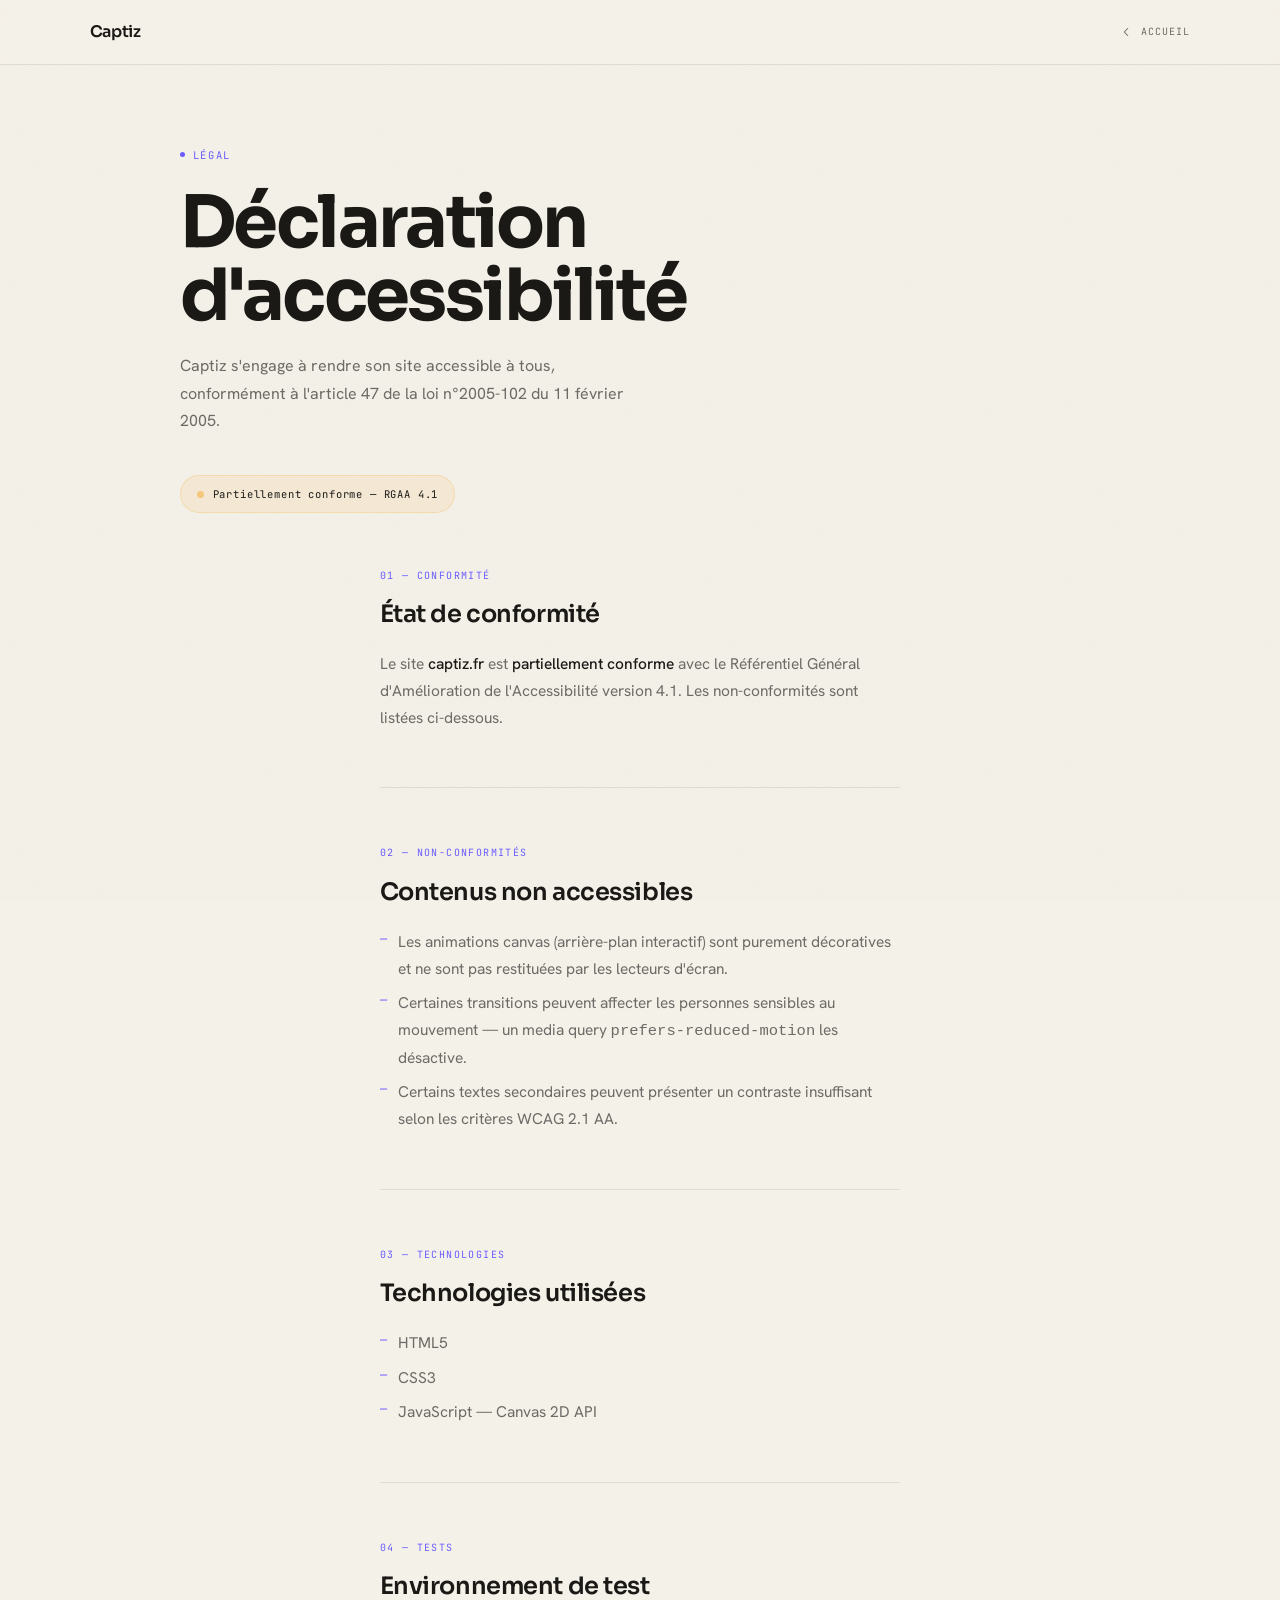
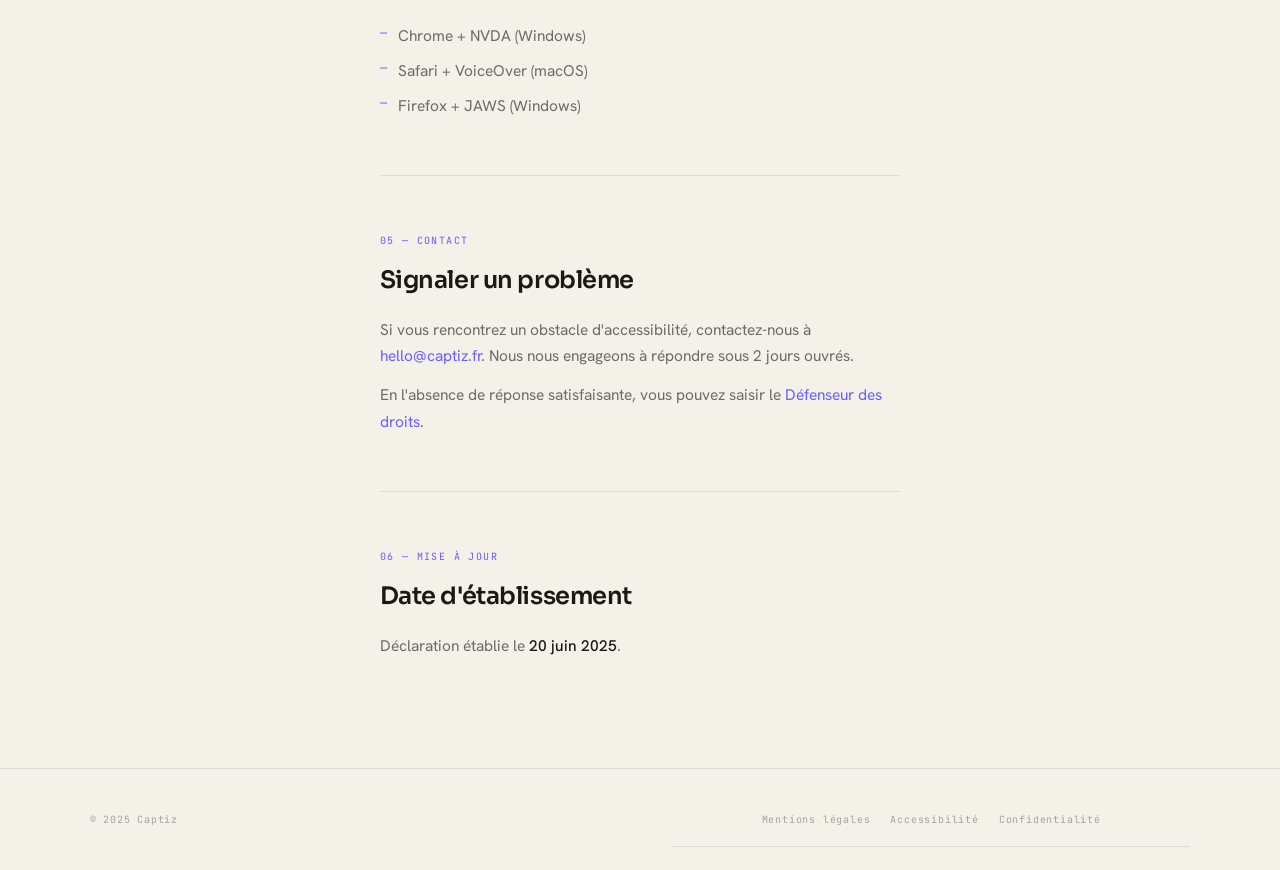
<file: accessibilite.html>
<!DOCTYPE html>
<html lang="fr">
<head>
<meta charset="UTF-8"/>
<meta name="viewport" content="width=device-width,initial-scale=1.0"/>
<title>Accessibilité · Captiz</title>
<link rel="icon" href="data:image/svg+xml,%3Csvg xmlns='http://www.w3.org/2000/svg' viewBox='0 0 32 32'%3E%3Crect width='32' height='32' fill='%23f4f1e9'/%3E%3Ccircle cx='16' cy='16' r='8' fill='%236a5cff'/%3E%3C/svg%3E"/>
<link rel="preconnect" href="https://fonts.googleapis.com">
<link rel="preconnect" href="https://fonts.gstatic.com" crossorigin>
<link href="https://fonts.googleapis.com/css2?family=Sora:wght@400;600;700&family=Hanken+Grotesk:wght@300;400;500&family=JetBrains+Mono:wght@400&display=swap" rel="stylesheet">
<style>
:root{--bg:#f4f1e9;--ink:#1a1916;--muted:rgba(26,25,22,.62);--faint:rgba(26,25,22,.36);--line:rgba(26,25,22,.10);--accent:#6a5cff;--mono:'JetBrains Mono',monospace;--display:'Sora',system-ui,sans-serif}
*{box-sizing:border-box;margin:0;padding:0}
body{background:var(--bg);color:var(--ink);font-family:"Hanken Grotesk",system-ui,sans-serif;-webkit-font-smoothing:antialiased;line-height:1.72}
body::after{content:"";position:fixed;inset:0;z-index:0;pointer-events:none;opacity:.042;mix-blend-mode:multiply;background-image:url("data:image/svg+xml,%3Csvg viewBox='0 0 200 200' xmlns='http://www.w3.org/2000/svg'%3E%3Cfilter id='g'%3E%3CfeTurbulence type='fractalNoise' baseFrequency='.75' numOctaves='4' stitchTiles='stitch'/%3E%3C/filter%3E%3Crect width='100%25' height='100%25' filter='url(%23g)'/%3E%3C/svg%3E");background-size:180px}
nav{position:sticky;top:0;z-index:50;display:flex;align-items:center;justify-content:space-between;padding:18px clamp(24px,7vw,100px);background:rgba(244,241,233,.88);backdrop-filter:blur(16px);-webkit-backdrop-filter:blur(16px);border-bottom:1px solid var(--line)}
.brand{font-family:var(--display);font-size:16px;font-weight:600;color:var(--ink);text-decoration:none;letter-spacing:-.022em}
.back{font-family:var(--mono);font-size:10px;letter-spacing:.10em;text-transform:uppercase;color:var(--muted);text-decoration:none;display:flex;align-items:center;gap:8px;transition:.2s}
.back svg{width:14px;height:14px;stroke:currentColor;fill:none;stroke-width:1.8;stroke-linecap:round;stroke-linejoin:round;transition:.2s}
.back:hover{color:var(--ink)}.back:hover svg{transform:translateX(-3px)}
.hero{padding:clamp(56px,9vh,110px) clamp(24px,7vw,100px) clamp(40px,6vh,72px);max-width:1100px;margin:0 auto}
.hero-tag{font-family:var(--mono);font-size:10.5px;letter-spacing:.16em;text-transform:uppercase;color:var(--accent);margin-bottom:22px;display:flex;align-items:center;gap:8px}
.hero-tag::before{content:"";width:5px;height:5px;border-radius:50%;background:currentColor;flex:none}
h1{font-family:var(--display);font-size:clamp(40px,6vw,72px);font-weight:700;letter-spacing:-.035em;line-height:1.02}
.hero-sub{margin-top:20px;font-size:16px;color:var(--muted);max-width:480px}
.status-pill{display:inline-flex;align-items:center;gap:9px;font-family:var(--mono);font-size:10.5px;letter-spacing:.08em;padding:9px 16px;border-radius:99px;background:rgba(246,200,125,.18);border:1px solid rgba(246,200,125,.45);color:var(--ink);margin-top:28px}
.status-dot{width:7px;height:7px;border-radius:50%;background:#F6C87D;flex:none}
.content{max-width:700px;margin:0 auto clamp(80px,12vh,140px);padding:0 clamp(24px,7vw,100px)}
.block{margin-bottom:56px}
.block-num{font-family:var(--mono);font-size:10px;letter-spacing:.14em;text-transform:uppercase;color:var(--accent);margin-bottom:10px}
h2{font-family:var(--display);font-size:clamp(18px,2.2vw,24px);font-weight:600;letter-spacing:-.018em;color:var(--ink);margin-bottom:16px}
p{font-size:15.5px;color:var(--muted);margin-bottom:12px;line-height:1.72}
p:last-child{margin-bottom:0}
ul{font-size:15.5px;color:var(--muted);padding-left:0;margin-bottom:12px;list-style:none;display:flex;flex-direction:column;gap:8px}
ul li{padding-left:18px;position:relative}
ul li::before{content:"—";position:absolute;left:0;color:var(--accent);font-family:var(--mono);font-size:12px}
a{color:var(--accent);text-decoration:none}
a:hover{text-decoration:underline}
strong{color:var(--ink);font-weight:500}
.div{height:1px;background:var(--line);margin-bottom:56px}
footer{border-top:1px solid var(--line);padding:24px clamp(24px,7vw,100px);display:flex;align-items:center;justify-content:space-between;flex-wrap:wrap;gap:14px}
.foot-links{display:flex;gap:20px;flex-wrap:wrap}
.foot-links a,.foot-copy{font-family:var(--mono);font-size:10px;letter-spacing:.08em;color:var(--faint);text-decoration:none;transition:.2s}
.foot-links a:hover{color:var(--ink)}
</style>
</head>
<body>
<nav>
  <a class="brand" href="index.html">Captiz</a>
  <a class="back" href="index.html">
    <svg viewBox="0 0 24 24"><polyline points="15 18 9 12 15 6"/></svg>Accueil
  </a>
</nav>

<div class="hero">
  <div class="hero-tag">Légal</div>
  <h1>Déclaration<br>d'accessibilité</h1>
  <p class="hero-sub">Captiz s'engage à rendre son site accessible à tous, conformément à l'article 47 de la loi n°2005-102 du 11 février 2005.</p>
  <div class="status-pill"><span class="status-dot"></span>Partiellement conforme — RGAA 4.1</div>
</div>

<div class="content">

  <div class="block">
    <div class="block-num">01 — Conformité</div>
    <h2>État de conformité</h2>
    <p>Le site <strong>captiz.fr</strong> est <strong>partiellement conforme</strong> avec le Référentiel Général d'Amélioration de l'Accessibilité version 4.1. Les non-conformités sont listées ci-dessous.</p>
  </div>

  <div class="div"></div>

  <div class="block">
    <div class="block-num">02 — Non-conformités</div>
    <h2>Contenus non accessibles</h2>
    <ul>
      <li>Les animations canvas (arrière-plan interactif) sont purement décoratives et ne sont pas restituées par les lecteurs d'écran.</li>
      <li>Certaines transitions peuvent affecter les personnes sensibles au mouvement — un media query <code>prefers-reduced-motion</code> les désactive.</li>
      <li>Certains textes secondaires peuvent présenter un contraste insuffisant selon les critères WCAG 2.1 AA.</li>
    </ul>
  </div>

  <div class="div"></div>

  <div class="block">
    <div class="block-num">03 — Technologies</div>
    <h2>Technologies utilisées</h2>
    <ul>
      <li>HTML5</li>
      <li>CSS3</li>
      <li>JavaScript — Canvas 2D API</li>
    </ul>
  </div>

  <div class="div"></div>

  <div class="block">
    <div class="block-num">04 — Tests</div>
    <h2>Environnement de test</h2>
    <ul>
      <li>Chrome + NVDA (Windows)</li>
      <li>Safari + VoiceOver (macOS)</li>
      <li>Firefox + JAWS (Windows)</li>
    </ul>
  </div>

  <div class="div"></div>

  <div class="block">
    <div class="block-num">05 — Contact</div>
    <h2>Signaler un problème</h2>
    <p>Si vous rencontrez un obstacle d'accessibilité, contactez-nous à <a href="mailto:hello@captiz.fr">hello@captiz.fr</a>. Nous nous engageons à répondre sous 2 jours ouvrés.</p>
    <p>En l'absence de réponse satisfaisante, vous pouvez saisir le <a href="https://www.defenseurdesdroits.fr" target="_blank" rel="noopener">Défenseur des droits</a>.</p>
  </div>

  <div class="div"></div>

  <div class="block">
    <div class="block-num">06 — Mise à jour</div>
    <h2>Date d'établissement</h2>
    <p>Déclaration établie le <strong>20 juin 2025</strong>.</p>
  </div>

</div>

<footer>
  <span class="foot-copy">© 2025 Captiz</span>
  <nav class="foot-links">
    <a href="mentions-legales.html">Mentions légales</a>
    <a href="accessibilite.html">Accessibilité</a>
    <a href="politique-confidentialite.html">Confidentialité</a>
  </nav>
</footer>
</body>
</html>
</file>
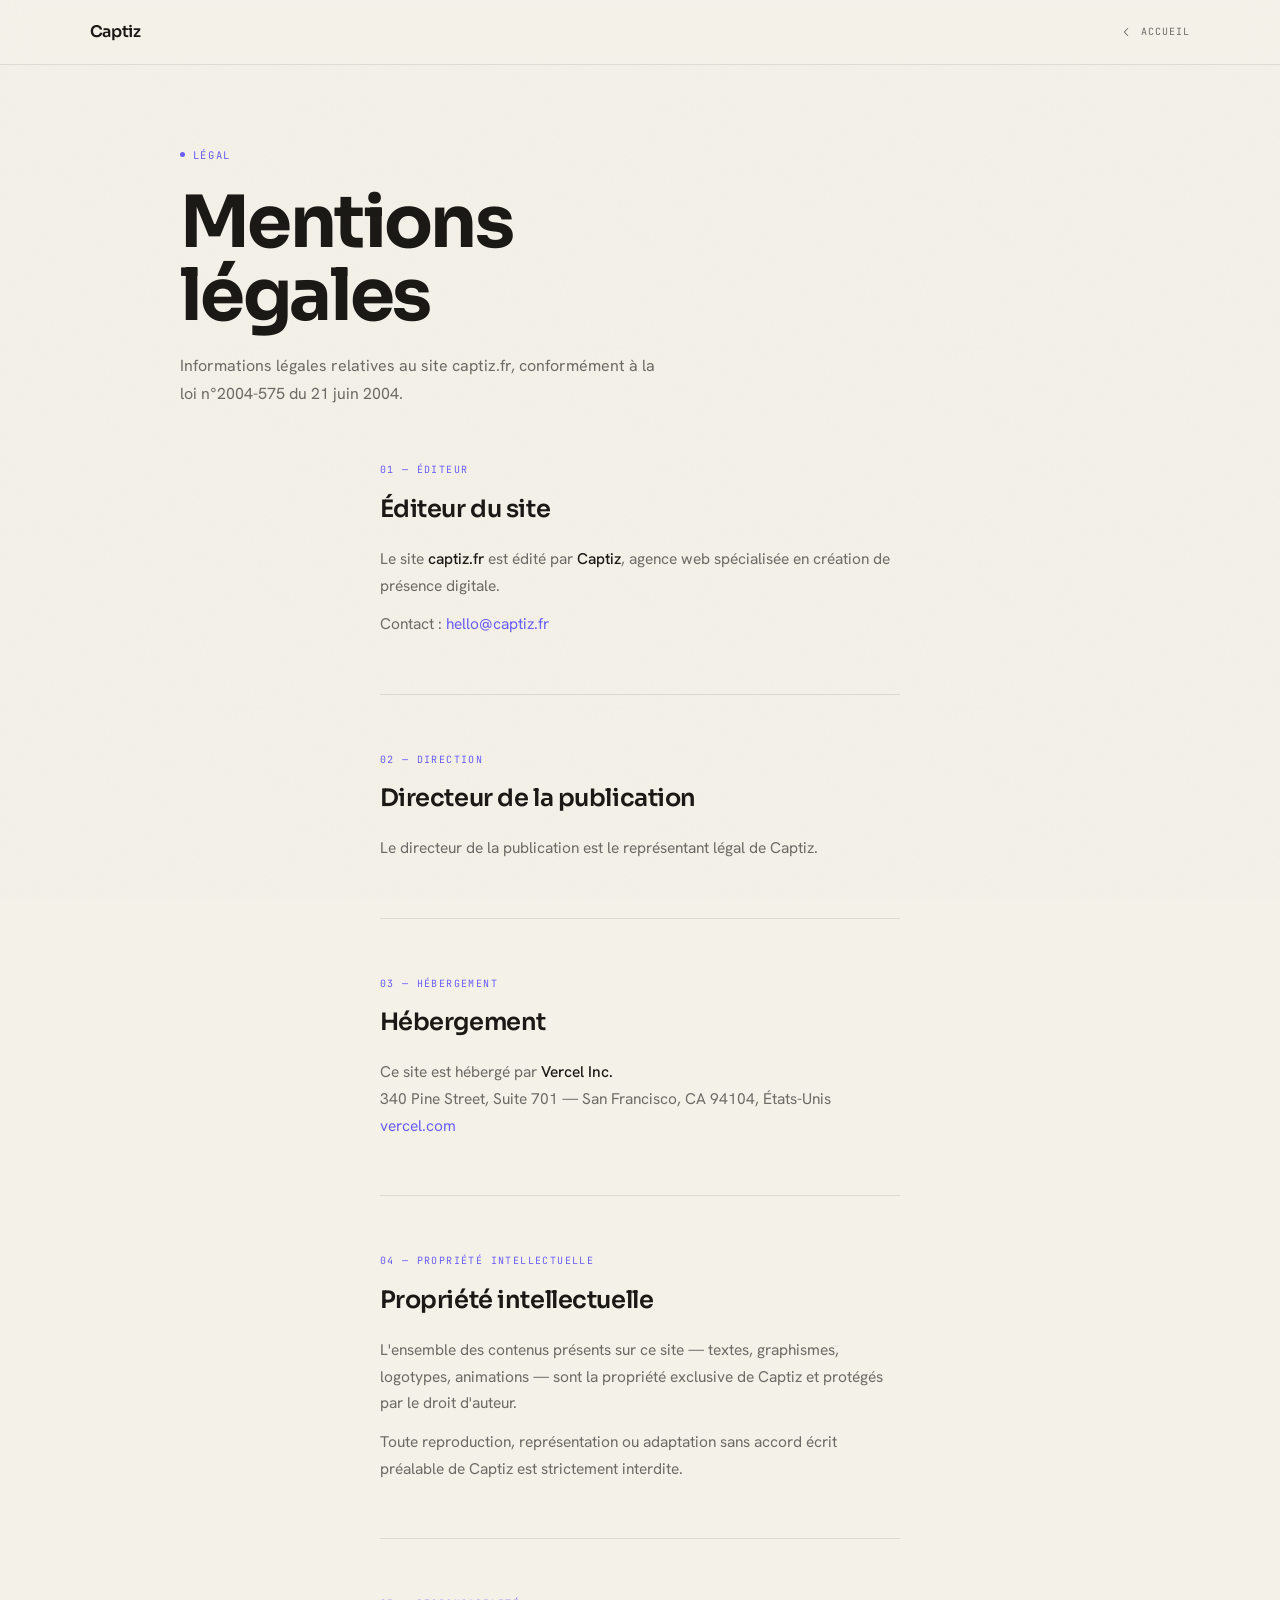
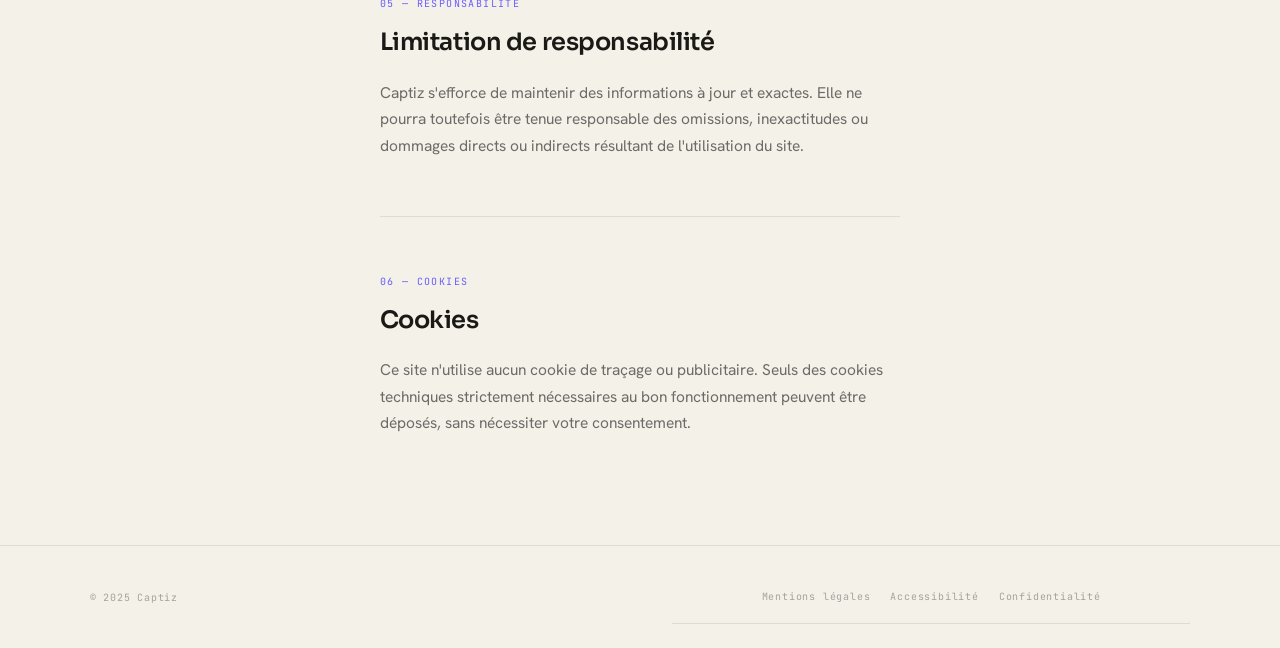
<file: mentions-legales.html>
<!DOCTYPE html>
<html lang="fr">
<head>
<meta charset="UTF-8"/>
<meta name="viewport" content="width=device-width,initial-scale=1.0"/>
<title>Mentions légales · Captiz</title>
<link rel="icon" href="data:image/svg+xml,%3Csvg xmlns='http://www.w3.org/2000/svg' viewBox='0 0 32 32'%3E%3Crect width='32' height='32' fill='%23f4f1e9'/%3E%3Ccircle cx='16' cy='16' r='8' fill='%236a5cff'/%3E%3C/svg%3E"/>
<link rel="preconnect" href="https://fonts.googleapis.com">
<link rel="preconnect" href="https://fonts.gstatic.com" crossorigin>
<link href="https://fonts.googleapis.com/css2?family=Sora:wght@400;600;700&family=Hanken+Grotesk:wght@300;400;500&family=JetBrains+Mono:wght@400&display=swap" rel="stylesheet">
<style>
:root{--bg:#f4f1e9;--ink:#1a1916;--muted:rgba(26,25,22,.62);--faint:rgba(26,25,22,.36);--line:rgba(26,25,22,.10);--accent:#6a5cff;--mono:'JetBrains Mono',monospace;--display:'Sora',system-ui,sans-serif}
*{box-sizing:border-box;margin:0;padding:0}
body{background:var(--bg);color:var(--ink);font-family:"Hanken Grotesk",system-ui,sans-serif;-webkit-font-smoothing:antialiased;line-height:1.72}
body::after{content:"";position:fixed;inset:0;z-index:0;pointer-events:none;opacity:.042;mix-blend-mode:multiply;background-image:url("data:image/svg+xml,%3Csvg viewBox='0 0 200 200' xmlns='http://www.w3.org/2000/svg'%3E%3Cfilter id='g'%3E%3CfeTurbulence type='fractalNoise' baseFrequency='.75' numOctaves='4' stitchTiles='stitch'/%3E%3C/filter%3E%3Crect width='100%25' height='100%25' filter='url(%23g)'/%3E%3C/svg%3E");background-size:180px}

/* Nav */
nav{position:sticky;top:0;z-index:50;display:flex;align-items:center;justify-content:space-between;padding:18px clamp(24px,7vw,100px);background:rgba(244,241,233,.88);backdrop-filter:blur(16px);-webkit-backdrop-filter:blur(16px);border-bottom:1px solid var(--line)}
.brand{font-family:var(--display);font-size:16px;font-weight:600;color:var(--ink);text-decoration:none;letter-spacing:-.022em}
.back{font-family:var(--mono);font-size:10px;letter-spacing:.10em;text-transform:uppercase;color:var(--muted);text-decoration:none;display:flex;align-items:center;gap:8px;transition:.2s}
.back svg{width:14px;height:14px;stroke:currentColor;fill:none;stroke-width:1.8;stroke-linecap:round;stroke-linejoin:round;transition:.2s}
.back:hover{color:var(--ink)}.back:hover svg{transform:translateX(-3px)}

/* Hero */
.hero{padding:clamp(56px,9vh,110px) clamp(24px,7vw,100px) clamp(40px,6vh,72px);max-width:1100px;margin:0 auto}
.hero-tag{font-family:var(--mono);font-size:10.5px;letter-spacing:.16em;text-transform:uppercase;color:var(--accent);margin-bottom:22px;display:flex;align-items:center;gap:8px}
.hero-tag::before{content:"";width:5px;height:5px;border-radius:50%;background:currentColor;flex:none}
h1{font-family:var(--display);font-size:clamp(40px,6vw,72px);font-weight:700;letter-spacing:-.035em;line-height:1.02;color:var(--ink)}
.hero-sub{margin-top:20px;font-size:16px;color:var(--muted);max-width:480px}

/* Content */
.content{max-width:700px;margin:0 auto clamp(80px,12vh,140px);padding:0 clamp(24px,7vw,100px)}
.block{margin-bottom:56px}
.block-num{font-family:var(--mono);font-size:10px;letter-spacing:.14em;text-transform:uppercase;color:var(--accent);margin-bottom:10px}
h2{font-family:var(--display);font-size:clamp(18px,2.2vw,24px);font-weight:600;letter-spacing:-.018em;color:var(--ink);margin-bottom:16px}
p{font-size:15.5px;color:var(--muted);margin-bottom:12px;line-height:1.72}
p:last-child{margin-bottom:0}
a{color:var(--accent);text-decoration:none}
a:hover{text-decoration:underline}
strong{color:var(--ink);font-weight:500}

/* Divider */
.div{height:1px;background:var(--line);margin:0 clamp(24px,7vw,100px) 0;max-width:700px;margin-left:auto;margin-right:auto;margin-bottom:56px}

/* Footer */
footer{border-top:1px solid var(--line);padding:24px clamp(24px,7vw,100px);display:flex;align-items:center;justify-content:space-between;flex-wrap:wrap;gap:14px}
.foot-links{display:flex;gap:20px;flex-wrap:wrap}
.foot-links a,.foot-copy{font-family:var(--mono);font-size:10px;letter-spacing:.08em;color:var(--faint);text-decoration:none;transition:.2s}
.foot-links a:hover{color:var(--ink)}
</style>
</head>
<body>
<nav>
  <a class="brand" href="index.html">Captiz</a>
  <a class="back" href="index.html">
    <svg viewBox="0 0 24 24"><polyline points="15 18 9 12 15 6"/></svg>Accueil
  </a>
</nav>

<div class="hero">
  <div class="hero-tag">Légal</div>
  <h1>Mentions<br>légales</h1>
  <p class="hero-sub">Informations légales relatives au site captiz.fr, conformément à la loi n°2004-575 du 21 juin 2004.</p>
</div>

<div class="content">

  <div class="block">
    <div class="block-num">01 — Éditeur</div>
    <h2>Éditeur du site</h2>
    <p>Le site <strong>captiz.fr</strong> est édité par <strong>Captiz</strong>, agence web spécialisée en création de présence digitale.</p>
    <p>Contact : <a href="mailto:hello@captiz.fr">hello@captiz.fr</a></p>
  </div>

  <div class="div"></div>

  <div class="block">
    <div class="block-num">02 — Direction</div>
    <h2>Directeur de la publication</h2>
    <p>Le directeur de la publication est le représentant légal de Captiz.</p>
  </div>

  <div class="div"></div>

  <div class="block">
    <div class="block-num">03 — Hébergement</div>
    <h2>Hébergement</h2>
    <p>Ce site est hébergé par <strong>Vercel Inc.</strong><br>340 Pine Street, Suite 701 — San Francisco, CA 94104, États-Unis<br><a href="https://vercel.com" target="_blank" rel="noopener">vercel.com</a></p>
  </div>

  <div class="div"></div>

  <div class="block">
    <div class="block-num">04 — Propriété intellectuelle</div>
    <h2>Propriété intellectuelle</h2>
    <p>L'ensemble des contenus présents sur ce site — textes, graphismes, logotypes, animations — sont la propriété exclusive de Captiz et protégés par le droit d'auteur.</p>
    <p>Toute reproduction, représentation ou adaptation sans accord écrit préalable de Captiz est strictement interdite.</p>
  </div>

  <div class="div"></div>

  <div class="block">
    <div class="block-num">05 — Responsabilité</div>
    <h2>Limitation de responsabilité</h2>
    <p>Captiz s'efforce de maintenir des informations à jour et exactes. Elle ne pourra toutefois être tenue responsable des omissions, inexactitudes ou dommages directs ou indirects résultant de l'utilisation du site.</p>
  </div>

  <div class="div"></div>

  <div class="block">
    <div class="block-num">06 — Cookies</div>
    <h2>Cookies</h2>
    <p>Ce site n'utilise aucun cookie de traçage ou publicitaire. Seuls des cookies techniques strictement nécessaires au bon fonctionnement peuvent être déposés, sans nécessiter votre consentement.</p>
  </div>

</div>

<footer>
  <span class="foot-copy">© 2025 Captiz</span>
  <nav class="foot-links">
    <a href="mentions-legales.html">Mentions légales</a>
    <a href="accessibilite.html">Accessibilité</a>
    <a href="politique-confidentialite.html">Confidentialité</a>
  </nav>
</footer>
</body>
</html>
</file>
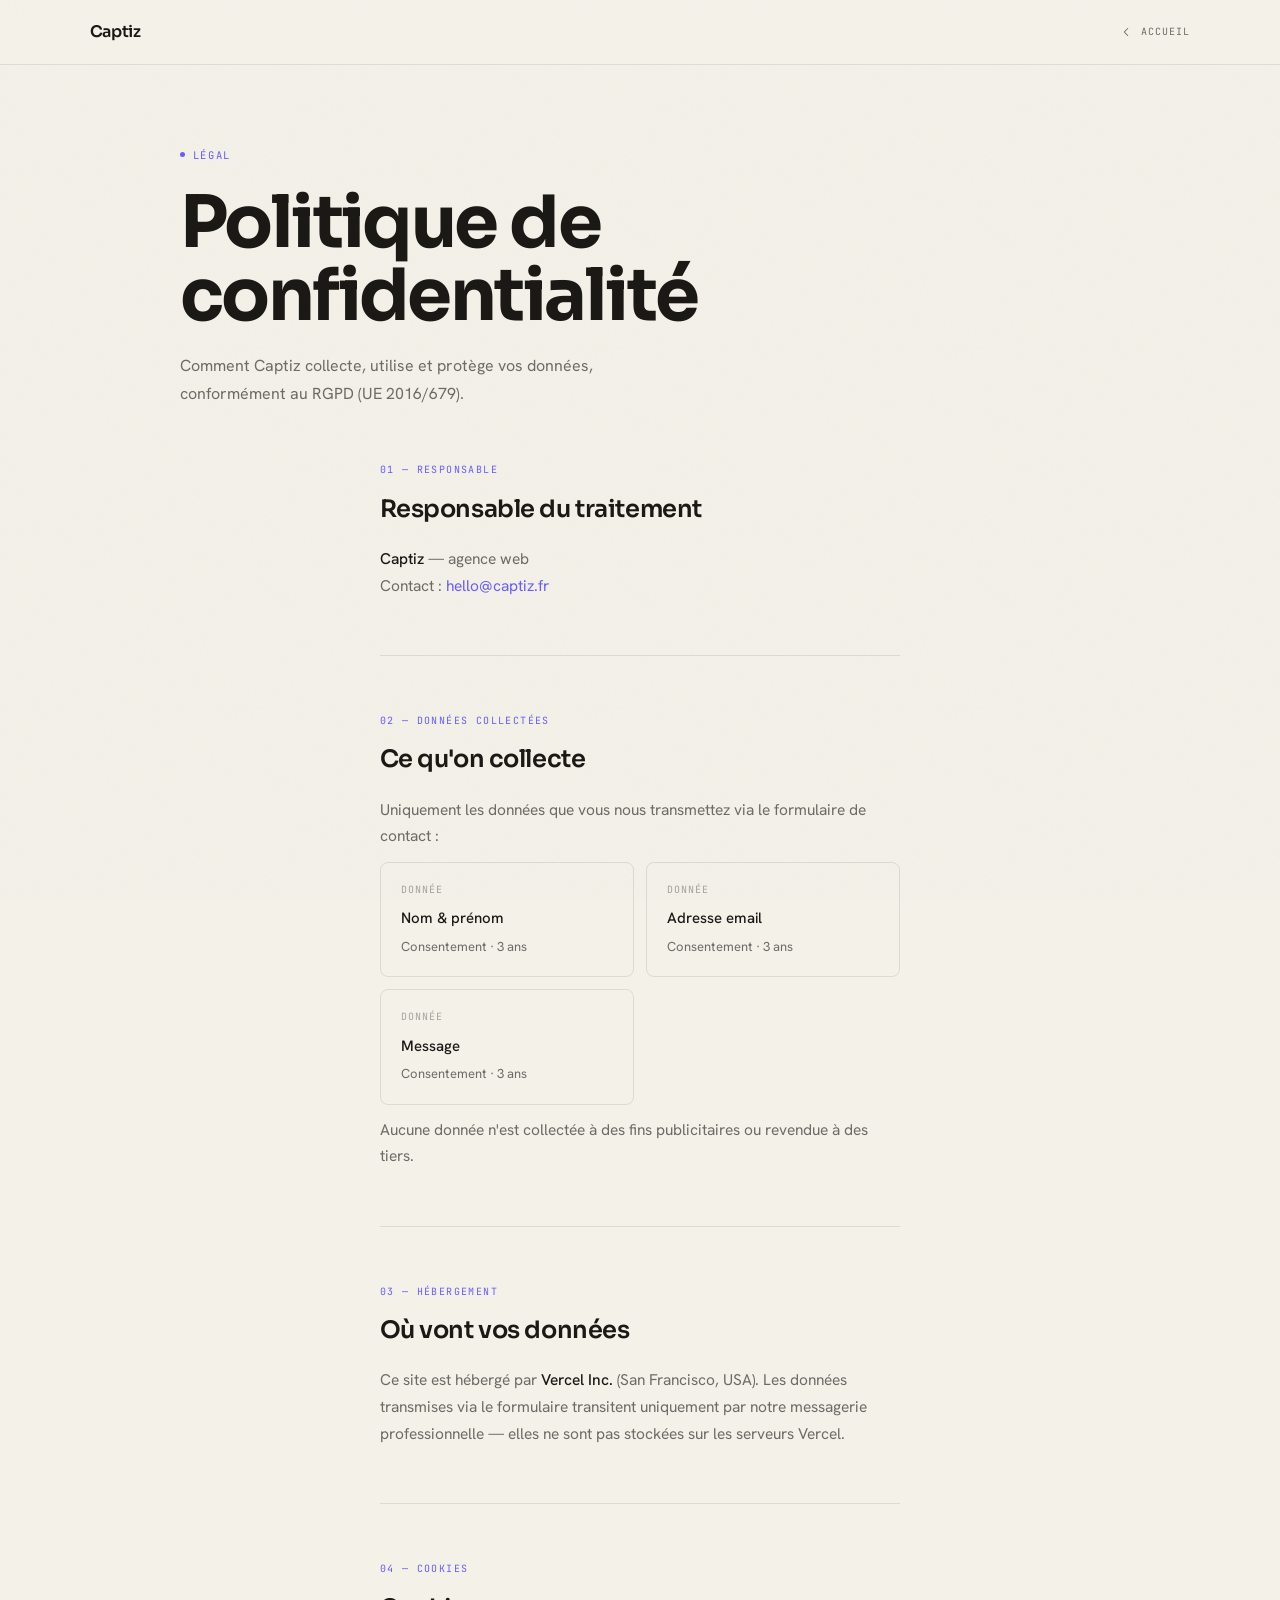
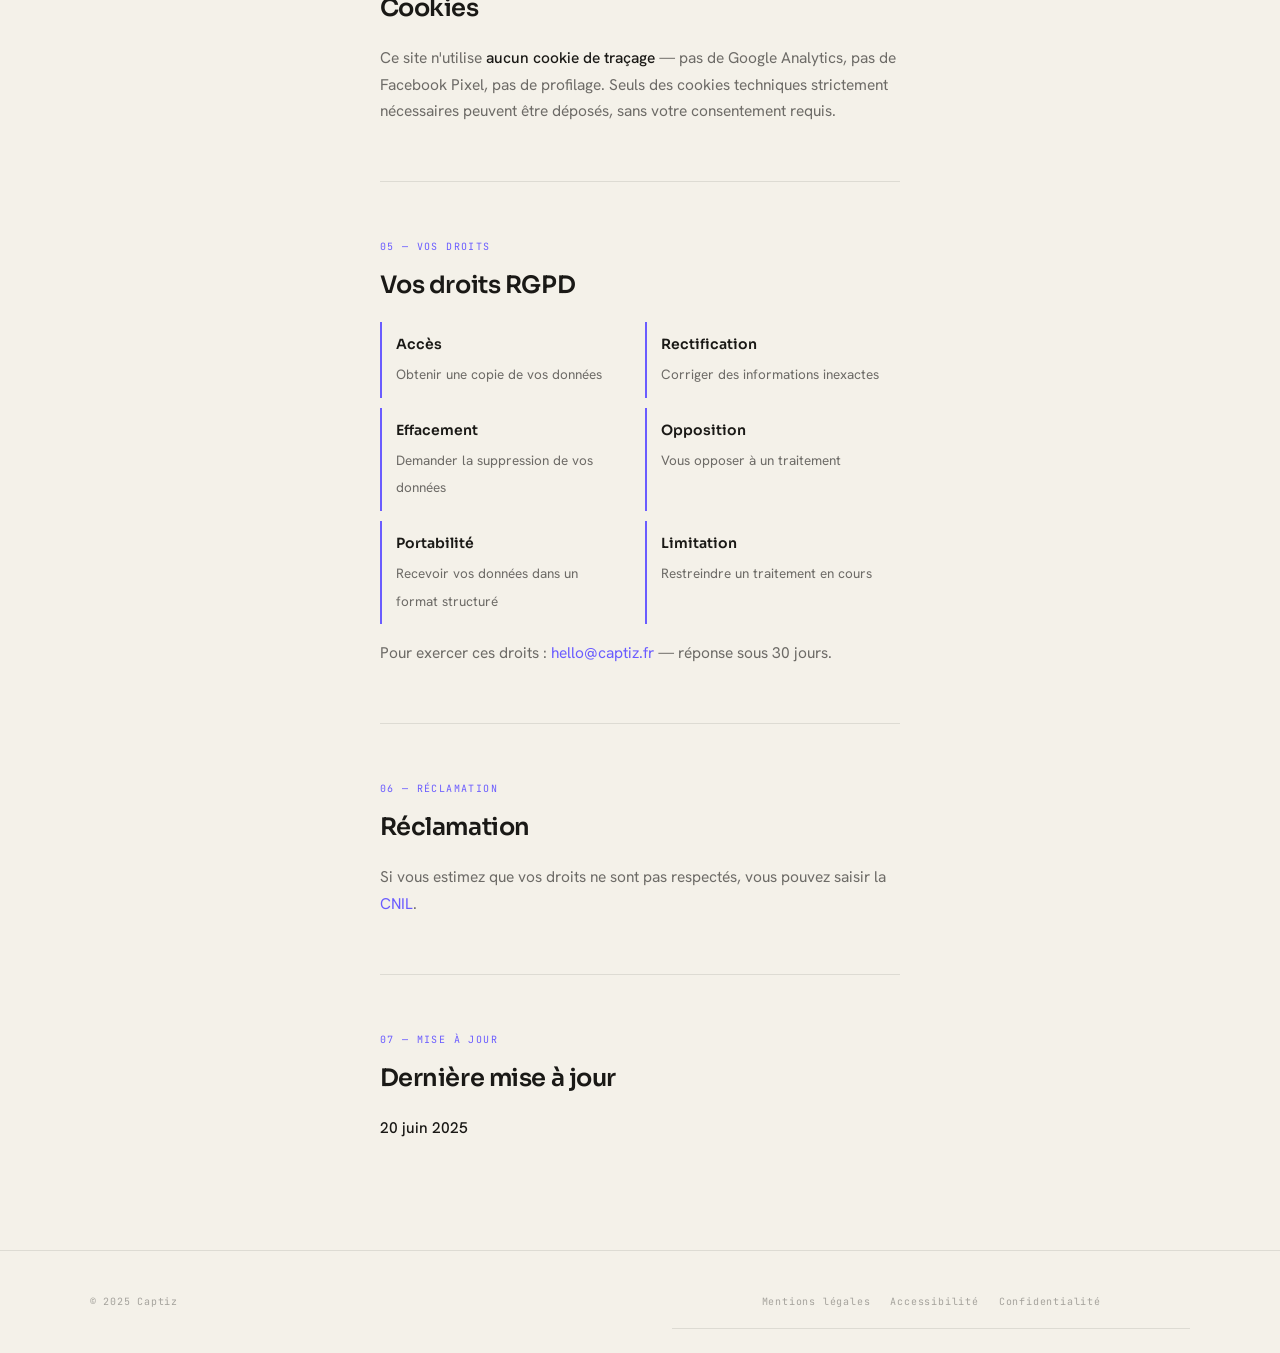
<file: politique-confidentialite.html>
<!DOCTYPE html>
<html lang="fr">
<head>
<meta charset="UTF-8"/>
<meta name="viewport" content="width=device-width,initial-scale=1.0"/>
<title>Confidentialité · Captiz</title>
<link rel="icon" href="data:image/svg+xml,%3Csvg xmlns='http://www.w3.org/2000/svg' viewBox='0 0 32 32'%3E%3Crect width='32' height='32' fill='%23f4f1e9'/%3E%3Ccircle cx='16' cy='16' r='8' fill='%236a5cff'/%3E%3C/svg%3E"/>
<link rel="preconnect" href="https://fonts.googleapis.com">
<link rel="preconnect" href="https://fonts.gstatic.com" crossorigin>
<link href="https://fonts.googleapis.com/css2?family=Sora:wght@400;600;700&family=Hanken+Grotesk:wght@300;400;500&family=JetBrains+Mono:wght@400&display=swap" rel="stylesheet">
<style>
:root{--bg:#f4f1e9;--ink:#1a1916;--muted:rgba(26,25,22,.62);--faint:rgba(26,25,22,.36);--line:rgba(26,25,22,.10);--accent:#6a5cff;--mono:'JetBrains Mono',monospace;--display:'Sora',system-ui,sans-serif}
*{box-sizing:border-box;margin:0;padding:0}
body{background:var(--bg);color:var(--ink);font-family:"Hanken Grotesk",system-ui,sans-serif;-webkit-font-smoothing:antialiased;line-height:1.72}
body::after{content:"";position:fixed;inset:0;z-index:0;pointer-events:none;opacity:.042;mix-blend-mode:multiply;background-image:url("data:image/svg+xml,%3Csvg viewBox='0 0 200 200' xmlns='http://www.w3.org/2000/svg'%3E%3Cfilter id='g'%3E%3CfeTurbulence type='fractalNoise' baseFrequency='.75' numOctaves='4' stitchTiles='stitch'/%3E%3C/filter%3E%3Crect width='100%25' height='100%25' filter='url(%23g)'/%3E%3C/svg%3E");background-size:180px}
nav{position:sticky;top:0;z-index:50;display:flex;align-items:center;justify-content:space-between;padding:18px clamp(24px,7vw,100px);background:rgba(244,241,233,.88);backdrop-filter:blur(16px);-webkit-backdrop-filter:blur(16px);border-bottom:1px solid var(--line)}
.brand{font-family:var(--display);font-size:16px;font-weight:600;color:var(--ink);text-decoration:none;letter-spacing:-.022em}
.back{font-family:var(--mono);font-size:10px;letter-spacing:.10em;text-transform:uppercase;color:var(--muted);text-decoration:none;display:flex;align-items:center;gap:8px;transition:.2s}
.back svg{width:14px;height:14px;stroke:currentColor;fill:none;stroke-width:1.8;stroke-linecap:round;stroke-linejoin:round;transition:.2s}
.back:hover{color:var(--ink)}.back:hover svg{transform:translateX(-3px)}
.hero{padding:clamp(56px,9vh,110px) clamp(24px,7vw,100px) clamp(40px,6vh,72px);max-width:1100px;margin:0 auto}
.hero-tag{font-family:var(--mono);font-size:10.5px;letter-spacing:.16em;text-transform:uppercase;color:var(--accent);margin-bottom:22px;display:flex;align-items:center;gap:8px}
.hero-tag::before{content:"";width:5px;height:5px;border-radius:50%;background:currentColor;flex:none}
h1{font-family:var(--display);font-size:clamp(40px,6vw,72px);font-weight:700;letter-spacing:-.035em;line-height:1.02}
.hero-sub{margin-top:20px;font-size:16px;color:var(--muted);max-width:480px}
.content{max-width:700px;margin:0 auto clamp(80px,12vh,140px);padding:0 clamp(24px,7vw,100px)}
.block{margin-bottom:56px}
.block-num{font-family:var(--mono);font-size:10px;letter-spacing:.14em;text-transform:uppercase;color:var(--accent);margin-bottom:10px}
h2{font-family:var(--display);font-size:clamp(18px,2.2vw,24px);font-weight:600;letter-spacing:-.018em;color:var(--ink);margin-bottom:16px}
p{font-size:15.5px;color:var(--muted);margin-bottom:12px;line-height:1.72}
p:last-child{margin-bottom:0}
ul{font-size:15.5px;color:var(--muted);padding-left:0;margin-bottom:12px;list-style:none;display:flex;flex-direction:column;gap:8px}
ul li{padding-left:18px;position:relative}
ul li::before{content:"—";position:absolute;left:0;color:var(--accent);font-family:var(--mono);font-size:12px}
a{color:var(--accent);text-decoration:none}
a:hover{text-decoration:underline}
strong{color:var(--ink);font-weight:500}
.div{height:1px;background:var(--line);margin-bottom:56px}
/* Data cards */
.data-grid{display:grid;grid-template-columns:1fr 1fr;gap:12px;margin-bottom:12px}
@media(max-width:560px){.data-grid{grid-template-columns:1fr}}
.data-card{border:1px solid var(--line);border-radius:8px;padding:18px 20px}
.data-card-label{font-family:var(--mono);font-size:10px;letter-spacing:.10em;text-transform:uppercase;color:var(--faint);margin-bottom:8px}
.data-card-val{font-size:15px;color:var(--ink);font-weight:500;margin-bottom:4px}
.data-card-meta{font-size:13px;color:var(--muted)}
/* Rights grid */
.rights-grid{display:grid;grid-template-columns:1fr 1fr;gap:10px}
@media(max-width:560px){.rights-grid{grid-template-columns:1fr}}
.right-item{border-left:2px solid var(--accent);padding:10px 14px}
.right-item strong{display:block;font-size:14px;color:var(--ink);font-weight:600;margin-bottom:4px;font-family:var(--display)}
.right-item span{font-size:13.5px;color:var(--muted)}
footer{border-top:1px solid var(--line);padding:24px clamp(24px,7vw,100px);display:flex;align-items:center;justify-content:space-between;flex-wrap:wrap;gap:14px}
.foot-links{display:flex;gap:20px;flex-wrap:wrap}
.foot-links a,.foot-copy{font-family:var(--mono);font-size:10px;letter-spacing:.08em;color:var(--faint);text-decoration:none;transition:.2s}
.foot-links a:hover{color:var(--ink)}
</style>
</head>
<body>
<nav>
  <a class="brand" href="index.html">Captiz</a>
  <a class="back" href="index.html">
    <svg viewBox="0 0 24 24"><polyline points="15 18 9 12 15 6"/></svg>Accueil
  </a>
</nav>

<div class="hero">
  <div class="hero-tag">Légal</div>
  <h1>Politique de<br>confidentialité</h1>
  <p class="hero-sub">Comment Captiz collecte, utilise et protège vos données, conformément au RGPD (UE 2016/679).</p>
</div>

<div class="content">

  <div class="block">
    <div class="block-num">01 — Responsable</div>
    <h2>Responsable du traitement</h2>
    <p><strong>Captiz</strong> — agence web<br>Contact : <a href="mailto:hello@captiz.fr">hello@captiz.fr</a></p>
  </div>

  <div class="div"></div>

  <div class="block">
    <div class="block-num">02 — Données collectées</div>
    <h2>Ce qu'on collecte</h2>
    <p>Uniquement les données que vous nous transmettez via le formulaire de contact :</p>
    <div class="data-grid">
      <div class="data-card">
        <div class="data-card-label">Donnée</div>
        <div class="data-card-val">Nom &amp; prénom</div>
        <div class="data-card-meta">Consentement · 3 ans</div>
      </div>
      <div class="data-card">
        <div class="data-card-label">Donnée</div>
        <div class="data-card-val">Adresse email</div>
        <div class="data-card-meta">Consentement · 3 ans</div>
      </div>
      <div class="data-card">
        <div class="data-card-label">Donnée</div>
        <div class="data-card-val">Message</div>
        <div class="data-card-meta">Consentement · 3 ans</div>
      </div>
    </div>
    <p>Aucune donnée n'est collectée à des fins publicitaires ou revendue à des tiers.</p>
  </div>

  <div class="div"></div>

  <div class="block">
    <div class="block-num">03 — Hébergement</div>
    <h2>Où vont vos données</h2>
    <p>Ce site est hébergé par <strong>Vercel Inc.</strong> (San Francisco, USA). Les données transmises via le formulaire transitent uniquement par notre messagerie professionnelle — elles ne sont pas stockées sur les serveurs Vercel.</p>
  </div>

  <div class="div"></div>

  <div class="block">
    <div class="block-num">04 — Cookies</div>
    <h2>Cookies</h2>
    <p>Ce site n'utilise <strong>aucun cookie de traçage</strong> — pas de Google Analytics, pas de Facebook Pixel, pas de profilage. Seuls des cookies techniques strictement nécessaires peuvent être déposés, sans votre consentement requis.</p>
  </div>

  <div class="div"></div>

  <div class="block">
    <div class="block-num">05 — Vos droits</div>
    <h2>Vos droits RGPD</h2>
    <div class="rights-grid">
      <div class="right-item"><strong>Accès</strong><span>Obtenir une copie de vos données</span></div>
      <div class="right-item"><strong>Rectification</strong><span>Corriger des informations inexactes</span></div>
      <div class="right-item"><strong>Effacement</strong><span>Demander la suppression de vos données</span></div>
      <div class="right-item"><strong>Opposition</strong><span>Vous opposer à un traitement</span></div>
      <div class="right-item"><strong>Portabilité</strong><span>Recevoir vos données dans un format structuré</span></div>
      <div class="right-item"><strong>Limitation</strong><span>Restreindre un traitement en cours</span></div>
    </div>
    <p style="margin-top:16px">Pour exercer ces droits : <a href="mailto:hello@captiz.fr">hello@captiz.fr</a> — réponse sous 30 jours.</p>
  </div>

  <div class="div"></div>

  <div class="block">
    <div class="block-num">06 — Réclamation</div>
    <h2>Réclamation</h2>
    <p>Si vous estimez que vos droits ne sont pas respectés, vous pouvez saisir la <a href="https://www.cnil.fr" target="_blank" rel="noopener">CNIL</a>.</p>
  </div>

  <div class="div"></div>

  <div class="block">
    <div class="block-num">07 — Mise à jour</div>
    <h2>Dernière mise à jour</h2>
    <p><strong>20 juin 2025</strong></p>
  </div>

</div>

<footer>
  <span class="foot-copy">© 2025 Captiz</span>
  <nav class="foot-links">
    <a href="mentions-legales.html">Mentions légales</a>
    <a href="accessibilite.html">Accessibilité</a>
    <a href="politique-confidentialite.html">Confidentialité</a>
  </nav>
</footer>
</body>
</html>
</file>
